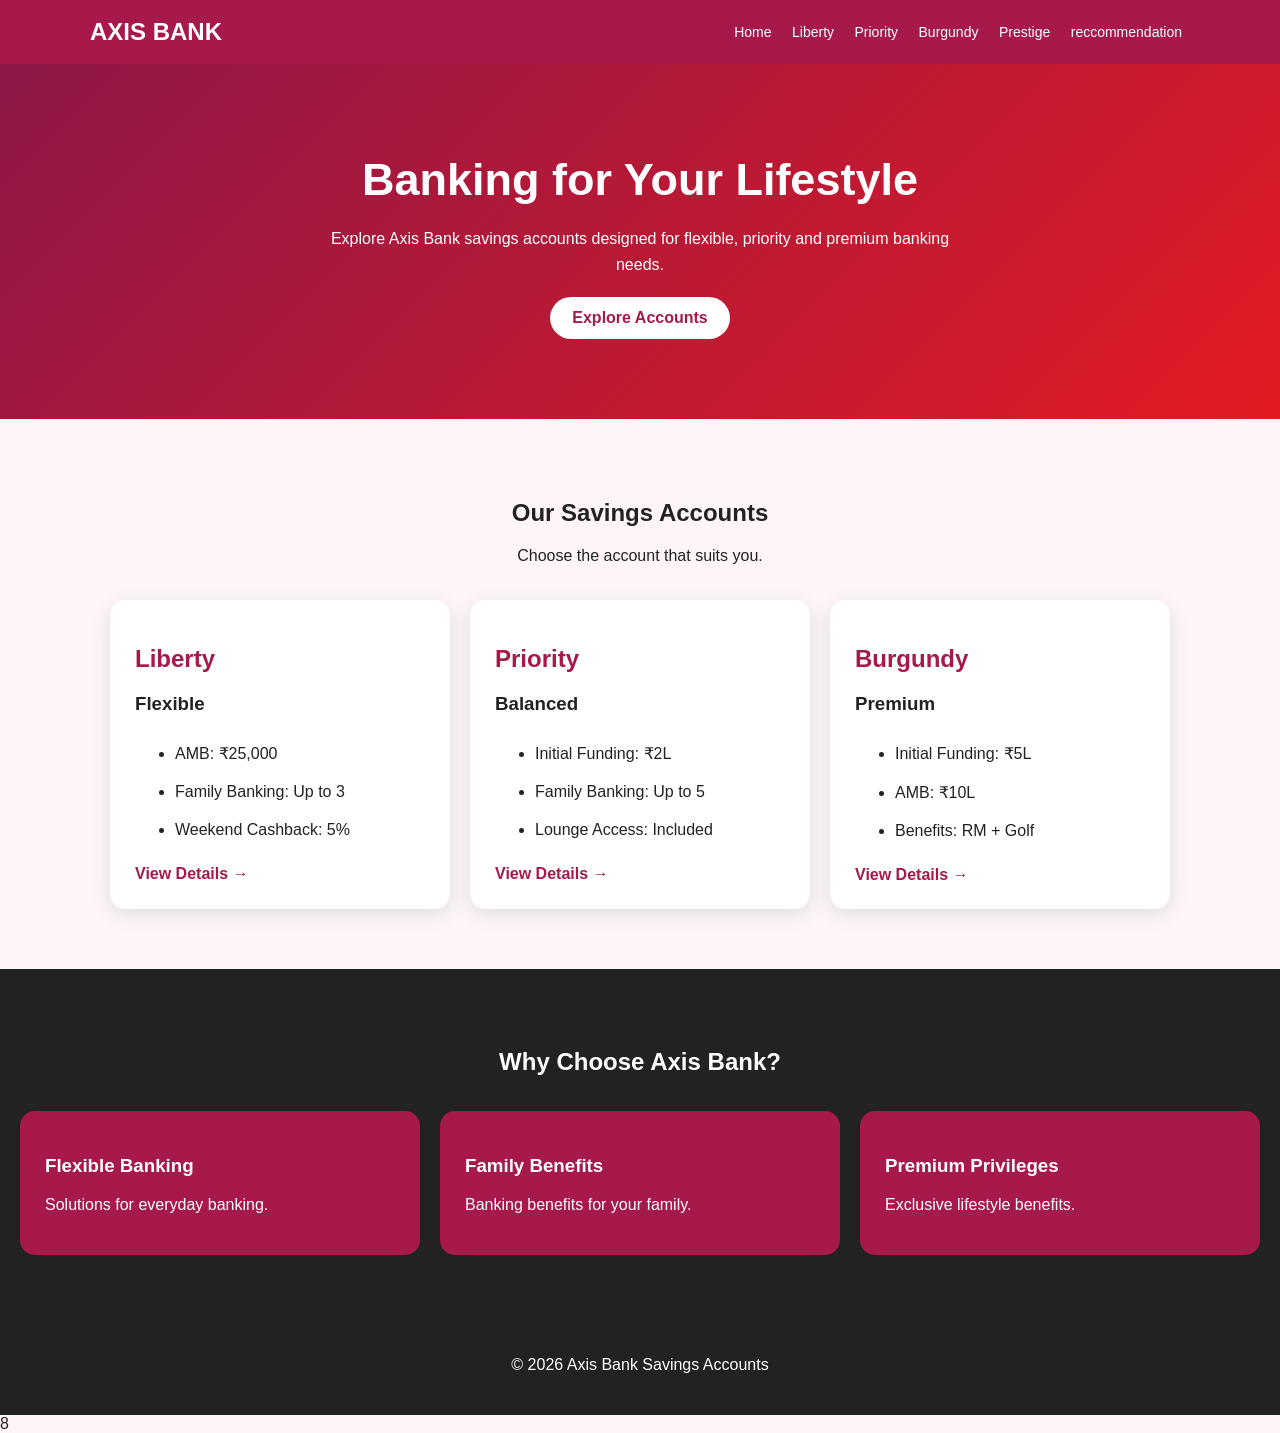
<file: index.html>
<!DOCTYPE html>

<html>
<head>
<title>Axis Bank Savings Accounts</title>

<style>
*{box-sizing:border-box}
body{margin:0;font-family:Arial;background:#fff5f7;color:#222}
header{background:#a7194b;color:white;padding:18px}
nav{max-width:1100px;margin:auto;display:flex;justify-content:space-between;align-items:center}
nav h2{margin:0}
nav a{color:white;text-decoration:none;margin:0 8px;font-size:14px}
.hero{background:linear-gradient(135deg,#8d1748,#e31b23);color:white;text-align:center;padding:80px 20px}
.hero h1{font-size:45px;margin:10px}
.hero p{max-width:650px;margin:20px auto;line-height:1.6}
.btn{display:inline-block;background:white;color:#a7194b;padding:12px 22px;border-radius:25px;text-decoration:none;font-weight:bold}
section{max-width:1100px;margin:auto;padding:60px 20px}
.title{text-align:center;margin-bottom:35px}
.cards{display:flex;gap:20px}
.card{background:white;padding:25px;border-radius:15px;flex:1;box-shadow:0 5px 20px #ddd}
.card h2{color:#a7194b}
.card li{padding:10px 0}
.card a{color:#a7194b;font-weight:bold;text-decoration:none}
.features{display:flex;gap:20px}
.feature{background:#a7194b;color:white;padding:25px;border-radius:15px;flex:1}
footer{background:#222;color:white;text-align:center;padding:25px}

@media(max-width:700px){
.cards,.features{flex-direction:column}
nav{flex-direction:column;gap:12px}
.hero h1{font-size:32px}
}
</style>

</head>

<body>

<header>
<nav>
<h2>AXIS BANK</h2>
<div>
<a href="index.html">Home</a>
<a href="liberty.html">Liberty</a>
<a href="priority.html">Priority</a>
<a href="burgandy.html">Burgundy</a>
<a href="prestige.html">Prestige</a>
<a href="recco.html">reccommendation</a>
</div>
</nav>
</header>

<div class="hero">
<h1>Banking for Your Lifestyle</h1>
<p>
Explore Axis Bank savings accounts designed for flexible,
priority and premium banking needs.
</p>
<a class="btn" href="#accounts">Explore Accounts</a>
</div>

<section id="accounts">

<div class="title">
<h1>Our Savings Accounts</h1>
<p>Choose the account that suits you.</p>
</div>

<div class="cards">

<div class="card">
<h2>Liberty</h2>
<h3>Flexible</h3>
<ul>
<li>AMB: ₹25,000</li>
<li>Family Banking: Up to 3</li>
<li>Weekend Cashback: 5%</li>
</ul>
<a href="liberty.html">View Details →</a>
</div>

<div class="card">
<h2>Priority</h2>
<h3>Balanced</h3>
<ul>
<li>Initial Funding: ₹2L</li>
<li>Family Banking: Up to 5</li>
<li>Lounge Access: Included</li>
</ul>
<a href="priority.html">View Details →</a>
</div>


<div class="card">
<h2>Burgundy</h2>
<h3>Premium</h3>
<ul>
<li>Initial Funding: ₹5L</li>
<li>AMB: ₹10L</li>
<li>Benefits: RM + Golf</li>
</ul>
<a href="burgandy.html">View Details →</a>
</div>

</div>
</section>

<section style="background:#222;color:white;max-width:none">

<div class="title">
<h1>Why Choose Axis Bank?</h1>
</div>

<div class="features">

<div class="feature">
<h3>Flexible Banking</h3>
<p>Solutions for everyday banking.</p>
</div>

<div class="feature">
<h3>Family Benefits</h3>
<p>Banking benefits for your family.</p>
</div>

<div class="feature">
<h3>Premium Privileges</h3>
<p>Exclusive lifestyle benefits.</p>
</div>

</div>
</section>

<footer>
<p>© 2026 Axis Bank Savings Accounts</p>
</footer>

</body>
</html>
8
</file>
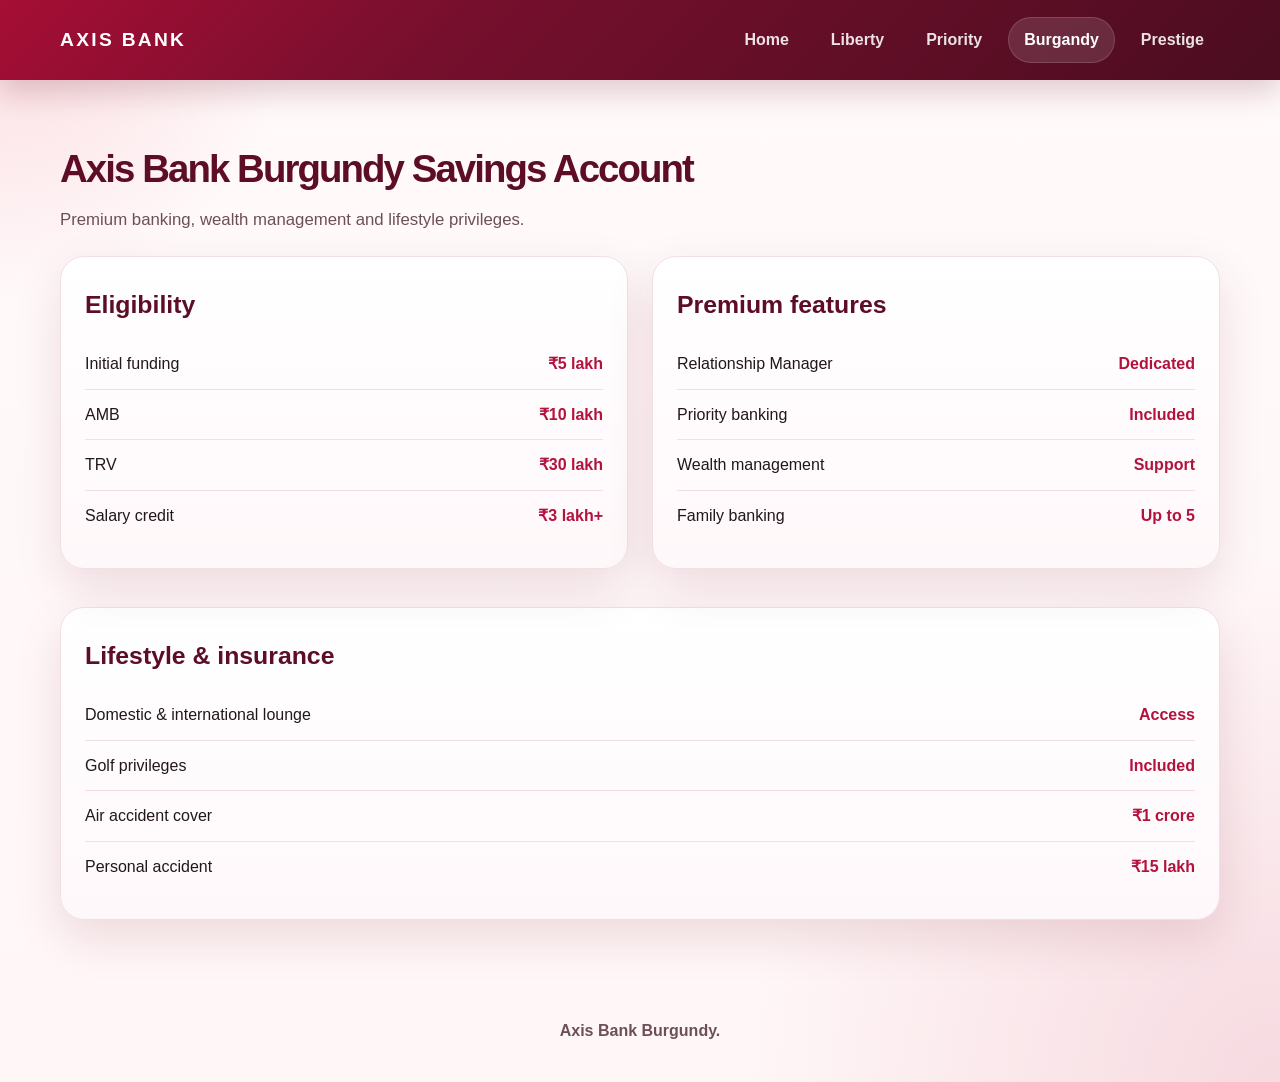
<file: burgandy.html>
<!DOCTYPE html>
<html lang="en">
  <head>
    <meta charset="UTF-8" />
    <meta name="viewport" content="width=device-width, initial-scale=1.0" />
    <title>Burgandy Savings Account</title>
    <link rel="stylesheet" href="styles.css" />
    <script src="script.js" defer></script>
  </head>
  <body>
    <header>
      <div class="container nav">
        <div class="brand">AXIS BANK</div>
        <nav class="nav-links" aria-label="Main Navigation">
          <a href="index.html">Home</a>
          <a href="liberty.html">Liberty</a>
          <a href="priority.html">Priority</a>
          <a href="burgandy.html">Burgandy</a>
          <a href="prestige.html">Prestige</a>
        </nav>
      </div>
    </header>

    <main class="container page">
      <div class="heading">
        <h2>Axis Bank Burgundy Savings Account</h2>
        <p>Premium banking, wealth management and lifestyle privileges.</p>
      </div>

      <div class="two-col">
        <div class="panel">
          <h3>Eligibility</h3>
          <ul class="list">
            <li><span>Initial funding</span><strong>₹5 lakh</strong></li>
            <li><span>AMB</span><strong>₹10 lakh</strong></li>
            <li><span>TRV</span><strong>₹30 lakh</strong></li>
            <li><span>Salary credit</span><strong>₹3 lakh+</strong></li>
          </ul>
        </div>

        <div class="panel">
          <h3>Premium features</h3>
          <ul class="list">
            <li><span>Relationship Manager</span><strong>Dedicated</strong></li>
            <li><span>Priority banking</span><strong>Included</strong></li>
            <li><span>Wealth management</span><strong>Support</strong></li>
            <li><span>Family banking</span><strong>Up to 5</strong></li>
          </ul>
        </div>
      </div>

      <section class="section">
        <div class="panel">
          <h3>Lifestyle & insurance</h3>
          <ul class="list">
            <li><span>Domestic & international lounge</span><strong>Access</strong></li>
            <li><span>Golf privileges</span><strong>Included</strong></li>
            <li><span>Air accident cover</span><strong>₹1 crore</strong></li>
            <li><span>Personal accident</span><strong>₹15 lakh</strong></li>
          </ul>
        </div>
      </section>
    </main>

    <footer class="container footer">Axis Bank Burgundy.</footer>
  </body>
</html>
</file>
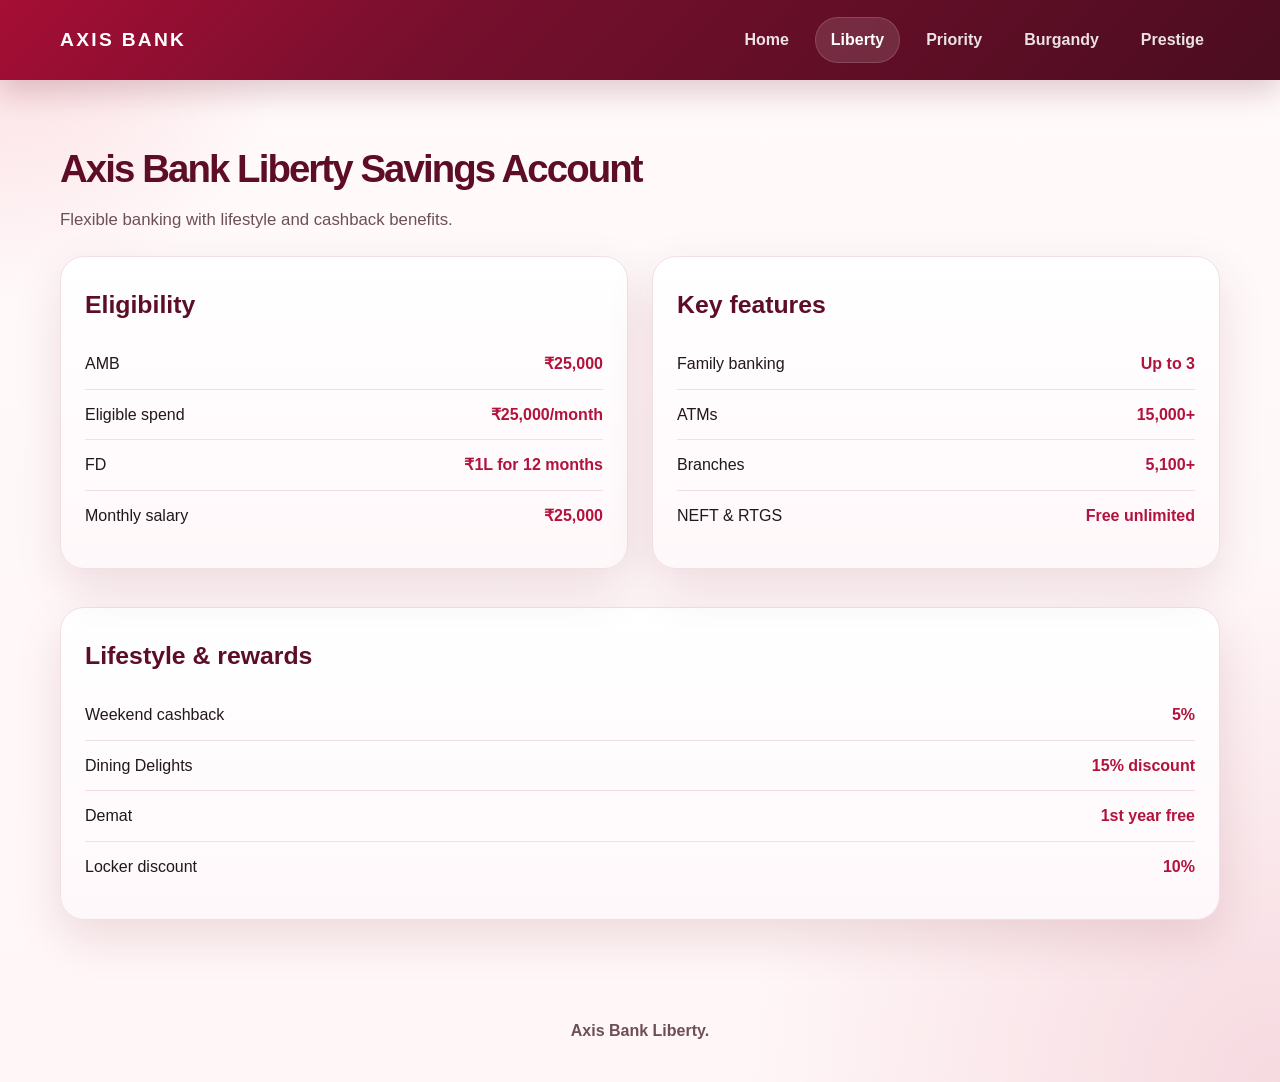
<file: liberty.html>
<!DOCTYPE html>
<html lang="en">
  <head>
    <meta charset="UTF-8" />
    <meta name="viewport" content="width=device-width, initial-scale=1.0" />
    <title>Liberty Savings Account</title>
    <link rel="stylesheet" href="styles.css" />
    <script src="script.js" defer></script>
  </head>
  <body>
    <header>
      <div class="container nav">
        <div class="brand">AXIS BANK</div>
        <nav class="nav-links" aria-label="Main Navigation">
          <a href="index.html">Home</a>
          <a href="liberty.html">Liberty</a>
          <a href="priority.html">Priority</a>
          <a href="burgandy.html">Burgandy</a>
          <a href="prestige.html">Prestige</a>
        </nav>
      </div>
    </header>

    <main class="container page">
      <div class="heading">
        <h2>Axis Bank Liberty Savings Account</h2>
        <p>Flexible banking with lifestyle and cashback benefits.</p>
      </div>

      <div class="two-col">
        <div class="panel">
          <h3>Eligibility</h3>
          <ul class="list">
            <li><span>AMB</span><strong>₹25,000</strong></li>
            <li><span>Eligible spend</span><strong>₹25,000/month</strong></li>
            <li><span>FD</span><strong>₹1L for 12 months</strong></li>
            <li><span>Monthly salary</span><strong>₹25,000</strong></li>
          </ul>
        </div>

        <div class="panel">
          <h3>Key features</h3>
          <ul class="list">
            <li><span>Family banking</span><strong>Up to 3</strong></li>
            <li><span>ATMs</span><strong>15,000+</strong></li>
            <li><span>Branches</span><strong>5,100+</strong></li>
            <li><span>NEFT & RTGS</span><strong>Free unlimited</strong></li>
          </ul>
        </div>
      </div>

      <section class="section">
        <div class="panel">
          <h3>Lifestyle & rewards</h3>
          <ul class="list">
            <li><span>Weekend cashback</span><strong>5%</strong></li>
            <li><span>Dining Delights</span><strong>15% discount</strong></li>
            <li><span>Demat</span><strong>1st year free</strong></li>
            <li><span>Locker discount</span><strong>10%</strong></li>
          </ul>
        </div>
      </section>
    </main>

    <footer class="container footer">Axis Bank Liberty.</footer>
  </body>
</html>
</file>
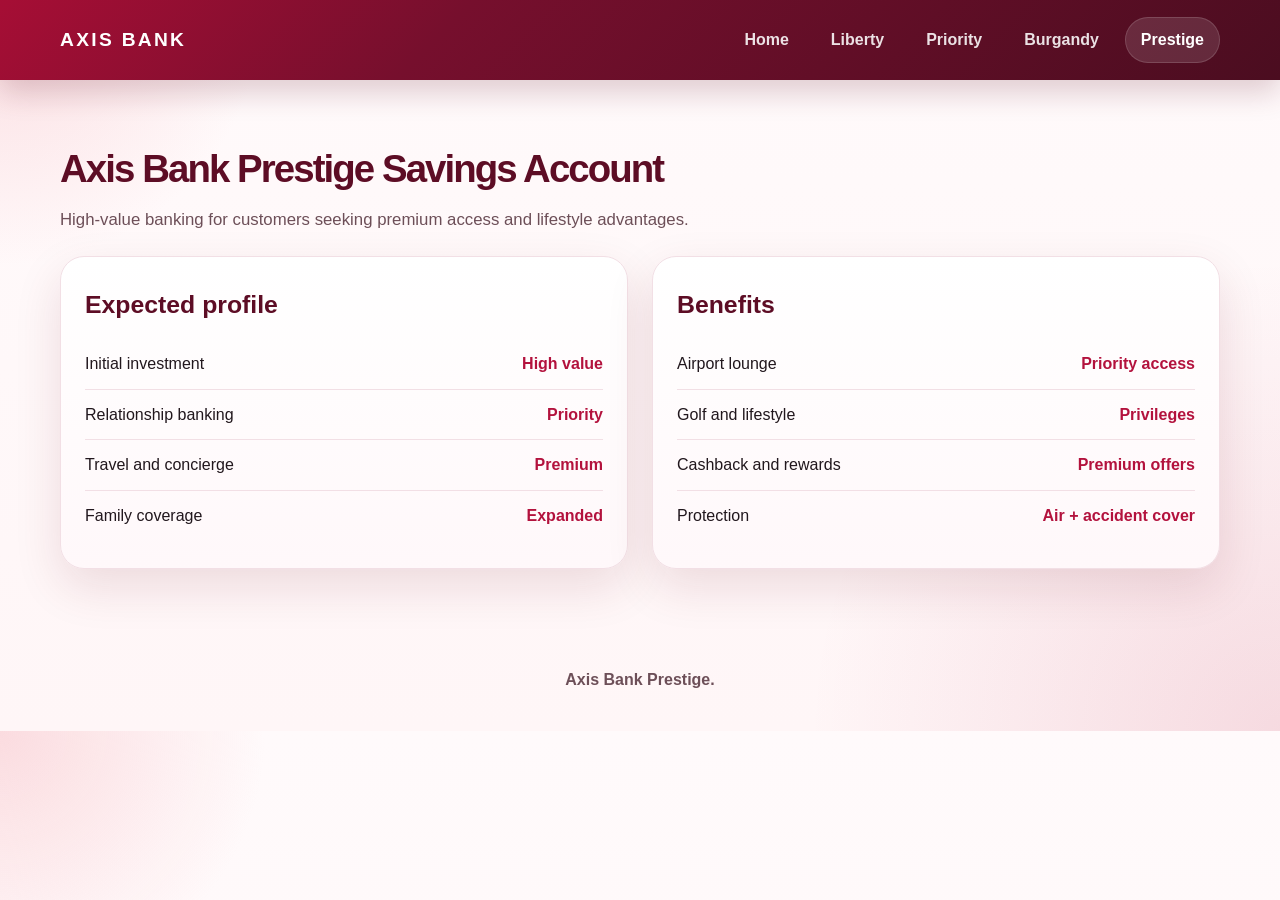
<file: prestige.html>
<!DOCTYPE html>
<html lang="en">
  <head>
    <meta charset="UTF-8" />
    <meta name="viewport" content="width=device-width, initial-scale=1.0" />
    <title>Prestige Savings Account</title>
    <link rel="stylesheet" href="styles.css" />
    <script src="script.js" defer></script>
  </head>
  <body>
    <header>
      <div class="container nav">
        <div class="brand">AXIS BANK</div>
        <nav class="nav-links" aria-label="Main Navigation">
          <a href="index.html">Home</a>
          <a href="liberty.html">Liberty</a>
          <a href="priority.html">Priority</a>
          <a href="burgandy.html">Burgandy</a>
          <a href="prestige.html">Prestige</a>
        </nav>
      </div>
    </header>

    <main class="container page">
      <div class="heading">
        <h2>Axis Bank Prestige Savings Account</h2>
        <p>High-value banking for customers seeking premium access and lifestyle advantages.</p>
      </div>

      <div class="two-col">
        <div class="panel">
          <h3>Expected profile</h3>
          <ul class="list">
            <li><span>Initial investment</span><strong>High value</strong></li>
            <li><span>Relationship banking</span><strong>Priority</strong></li>
            <li><span>Travel and concierge</span><strong>Premium</strong></li>
            <li><span>Family coverage</span><strong>Expanded</strong></li>
          </ul>
        </div>

        <div class="panel">
          <h3>Benefits</h3>
          <ul class="list">
            <li><span>Airport lounge</span><strong>Priority access</strong></li>
            <li><span>Golf and lifestyle</span><strong>Privileges</strong></li>
            <li><span>Cashback and rewards</span><strong>Premium offers</strong></li>
            <li><span>Protection</span><strong>Air + accident cover</strong></li>
          </ul>
        </div>
      </div>
    </main>

    <footer class="container footer">Axis Bank Prestige.</footer>
  </body>
</html>
</file>
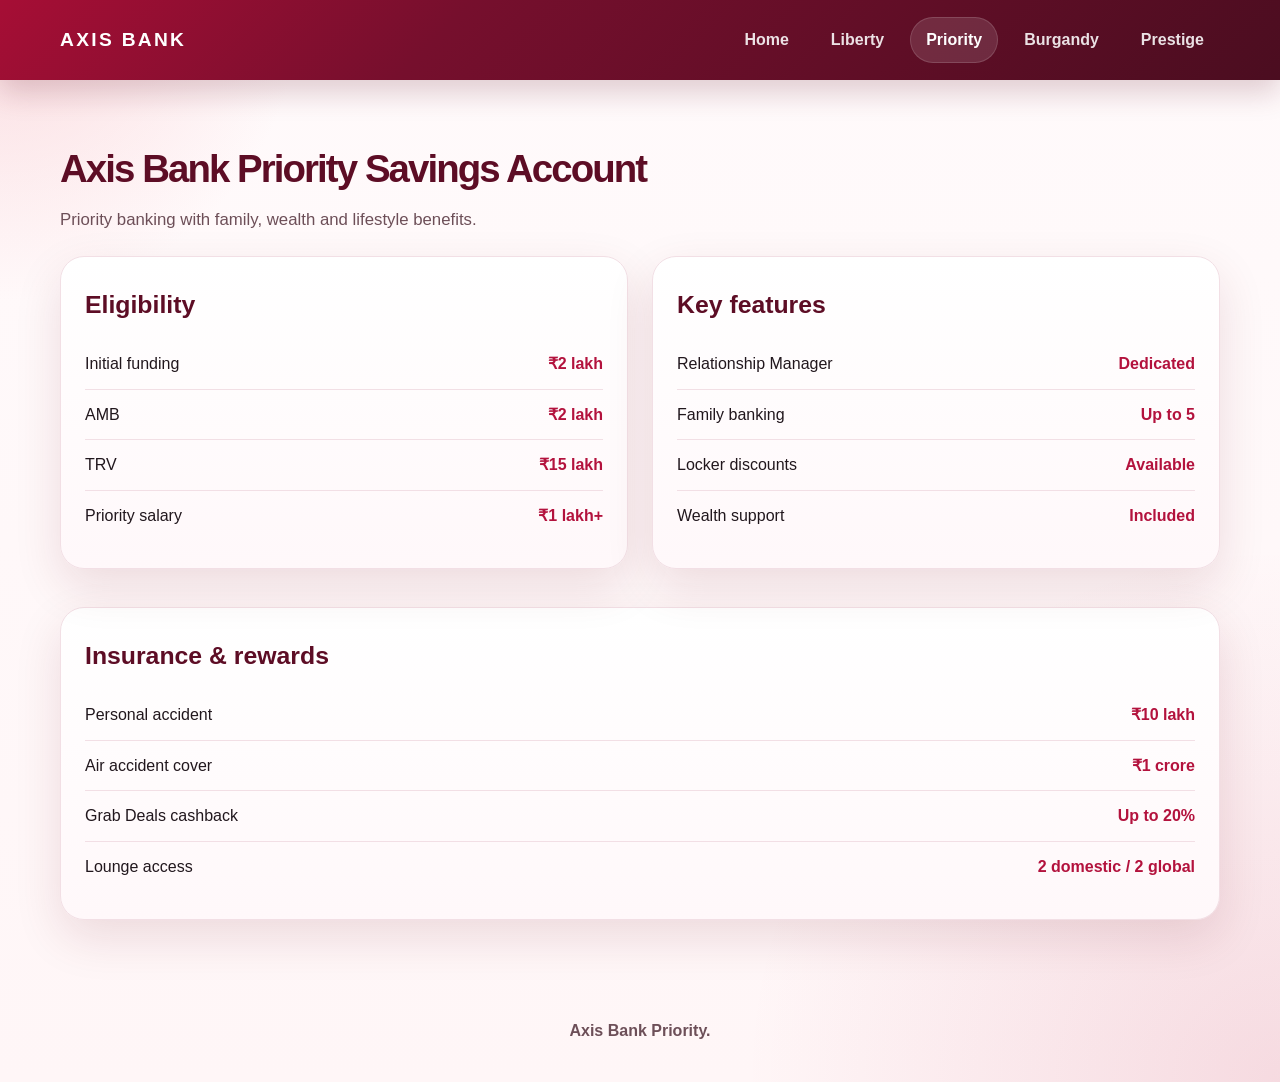
<file: priority.html>
<!DOCTYPE html>
<html lang="en">
  <head>
    <meta charset="UTF-8" />
    <meta name="viewport" content="width=device-width, initial-scale=1.0" />
    <title>Priority Savings Account</title>
    <link rel="stylesheet" href="styles.css" />
    <script src="script.js" defer></script>
  </head>
  <body>
    <header>
      <div class="container nav">
        <div class="brand">AXIS BANK</div>
        <nav class="nav-links" aria-label="Main Navigation">
          <a href="index.html">Home</a>
          <a href="liberty.html">Liberty</a>
          <a href="priority.html">Priority</a>
          <a href="burgandy.html">Burgandy</a>
          <a href="prestige.html">Prestige</a>
        </nav>
      </div>
    </header>

    <main class="container page">
      <div class="heading">
        <h2>Axis Bank Priority Savings Account</h2>
        <p>Priority banking with family, wealth and lifestyle benefits.</p>
      </div>

      <div class="two-col">
        <div class="panel">
          <h3>Eligibility</h3>
          <ul class="list">
            <li><span>Initial funding</span><strong>₹2 lakh</strong></li>
            <li><span>AMB</span><strong>₹2 lakh</strong></li>
            <li><span>TRV</span><strong>₹15 lakh</strong></li>
            <li><span>Priority salary</span><strong>₹1 lakh+</strong></li>
          </ul>
        </div>

        <div class="panel">
          <h3>Key features</h3>
          <ul class="list">
            <li><span>Relationship Manager</span><strong>Dedicated</strong></li>
            <li><span>Family banking</span><strong>Up to 5</strong></li>
            <li><span>Locker discounts</span><strong>Available</strong></li>
            <li><span>Wealth support</span><strong>Included</strong></li>
          </ul>
        </div>
      </div>

      <section class="section">
        <div class="panel">
          <h3>Insurance & rewards</h3>
          <ul class="list">
            <li><span>Personal accident</span><strong>₹10 lakh</strong></li>
            <li><span>Air accident cover</span><strong>₹1 crore</strong></li>
            <li><span>Grab Deals cashback</span><strong>Up to 20%</strong></li>
            <li><span>Lounge access</span><strong>2 domestic / 2 global</strong></li>
          </ul>
        </div>
      </section>
    </main>

    <footer class="container footer">Axis Bank Priority.</footer>
  </body>
</html>
</file>
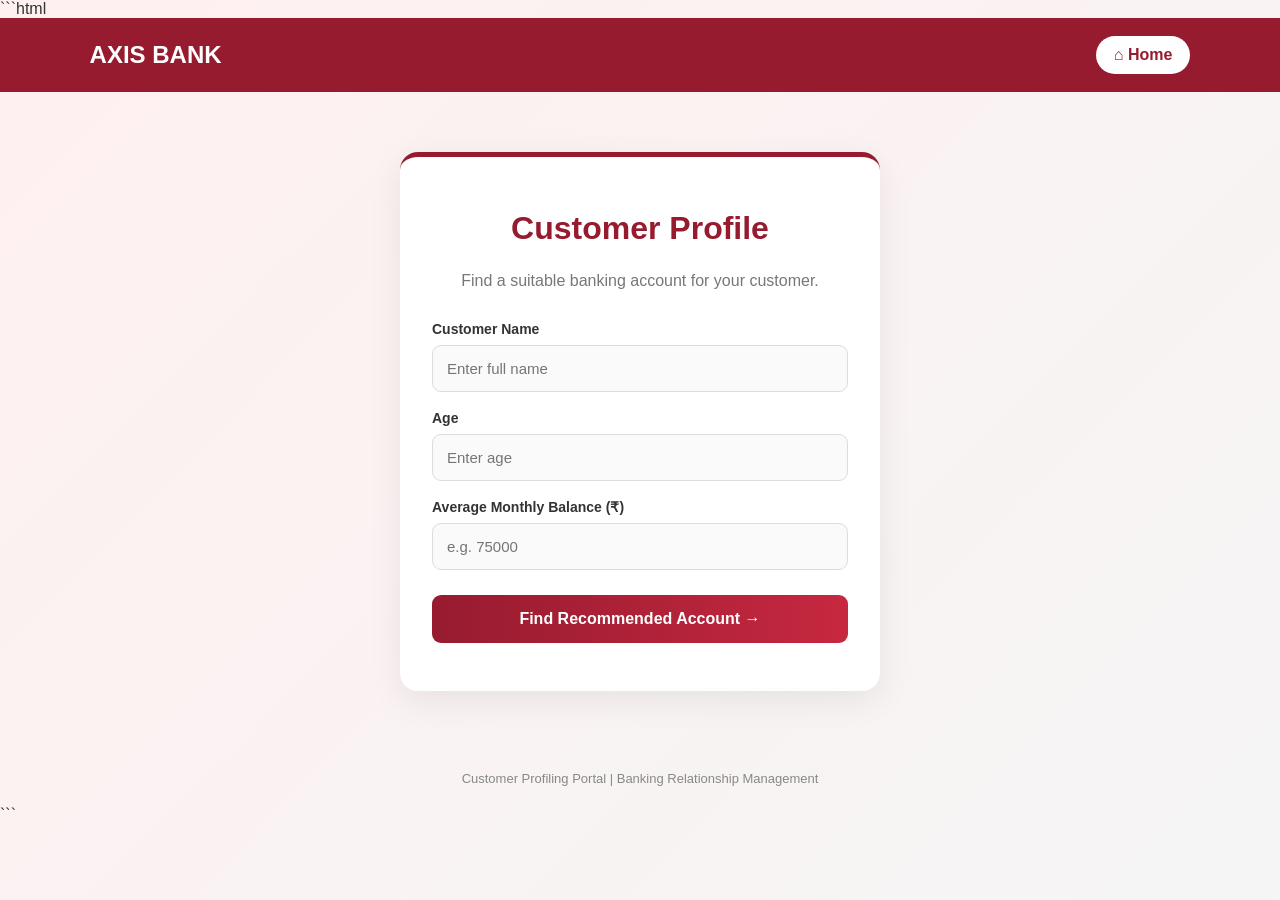
<file: recco.html>
```html
<!DOCTYPE html>
<html lang="en">
<head>
    <meta charset="UTF-8">
    <meta name="viewport" content="width=device-width, initial-scale=1.0">
    <title>Customer Profile | Axis Bank</title>

    <style>
        * {
            box-sizing: border-box;
        }

        body {
            margin: 0;
            font-family: Arial, sans-serif;
            background: linear-gradient(135deg, #fff0f0, #f5f5f5);
            color: #333;
        }

        header {
            background: #971b2f;
            color: white;
            padding: 18px 7%;
            display: flex;
            justify-content: space-between;
            align-items: center;
        }

        header h2 {
            margin: 0;
        }

        .home {
            background: white;
            color: #971b2f;
            padding: 10px 18px;
            text-decoration: none;
            border-radius: 25px;
            font-weight: bold;
        }

        .container {
            max-width: 520px;
            margin: 40px auto;
            padding: 20px;
        }

        .card {
            background: white;
            padding: 32px;
            border-radius: 18px;
            box-shadow: 0 10px 35px #00000012;
            border-top: 5px solid #971b2f;
        }

        h1 {
            color: #971b2f;
            text-align: center;
        }

        .subtitle {
            text-align: center;
            color: #777;
            margin-bottom: 28px;
            line-height: 1.5;
        }

        label {
            display: block;
            margin: 18px 0 8px;
            font-weight: bold;
            font-size: 14px;
        }

        input {
            width: 100%;
            padding: 14px;
            border: 1px solid #ddd;
            border-radius: 9px;
            font-size: 15px;
            background: #fafafa;
        }

        input:focus {
            outline: 2px solid #971b2f;
            border-color: transparent;
        }

        button {
            width: 100%;
            padding: 15px;
            margin-top: 25px;
            border: none;
            border-radius: 9px;
            background: linear-gradient(90deg, #971b2f, #c62840);
            color: white;
            font-size: 16px;
            font-weight: bold;
            cursor: pointer;
        }

        button:hover {
            opacity: 0.9;
        }

        #result {
            display: none;
            margin-top: 25px;
            padding: 22px;
            border-radius: 12px;
            background: #fff3f3;
            border: 1px solid #f0c9cf;
            line-height: 1.8;
            overflow-wrap: anywhere;
        }

        #result h3, .account {
            color: #971b2f;
        }

        .account {
            font-size: 21px;
            font-weight: bold;
        }

        footer {
            text-align: center;
            padding: 20px;
            color: #888;
            font-size: 13px;
        }

        @media (max-width: 500px) {
            header {
                padding: 16px;
            }

            .container {
                margin: 20px auto;
            }

            .card {
                padding: 23px;
            }
        }
    </style>
</head>

<body>

<header>
    <h2>AXIS BANK</h2>
    <a href="index.html" class="home">⌂ Home</a>
</header>

<div class="container">
    <div class="card">

        <h1>Customer Profile</h1>
        <p class="subtitle">
            Find a suitable banking account for your customer.
        </p>

        <form onsubmit="recommend(event)">

            <label for="name">Customer Name</label>
            <input type="text" id="name"
                   placeholder="Enter full name" required>

            <label for="age">Age</label>
            <input type="number" id="age"
                   placeholder="Enter age"
                   min="18" max="120" required>

            <label for="balance">Average Monthly Balance (₹)</label>
            <input type="number" id="balance"
                   placeholder="e.g. 75000"
                   min="0" step="0.01" required>

            <button type="submit">
                Find Recommended Account →
            </button>

        </form>

        <div id="result" aria-live="polite"></div>

    </div>
</div>

<footer>
    Customer Profiling Portal | Banking Relationship Management
</footer>

<script>
function recommend(event) {
    event.preventDefault();

    let name = document.getElementById("name").value.trim();
    let age = Number(document.getElementById("age").value);
    let balance = Number(document.getElementById("balance").value);

    let account;

    if (balance >= 1000000) {
        account = "Burgundy Account";
    } else if (balance >= 200000) {
        account = "Priority Account";
    } else if (balance >= 75000) {
        account = "Prestige Account";
    } else if (balance >= 25000) {
        account = "Liberty Account";
    } else {
        account = "No account recommendation based on the given thresholds";
    }

    document.getElementById("result").style.display = "block";

    document.getElementById("result").innerHTML = `
        <h3>✓ Customer Profile Summary</h3>
        <p><b>Name:</b> ${escapeHTML(name)}</p>
        <p><b>Age:</b> ${age}</p>
        <p><b>Average Monthly Balance:</b>
        ₹${balance.toLocaleString("en-IN")}</p>
        <hr>
        <p><b>Recommended Account</b></p>
        <div class="account">${account}</div>
        <p>Based on your specified balance thresholds.</p>
    `;
}

function escapeHTML(value) {
    return value.replace(/[&<>"']/g, function(char) {
        return {
            "&": "&amp;",
            "<": "&lt;",
            ">": "&gt;",
            '"': "&quot;",
            "'": "&#39;"
        }[char];
    });
}
</script>

</body>
</html>
```
</file>
<file: styles.css>
:root {
  --bg: #fff7f8;
  --surface: #ffffff;
  --surface-alt: #fff0f4;
  --primary: #b3123d;
  --primary-2: #5d0d25;
  --primary-3: #d8456e;
  --gold: #f6c76a;
  --text: #21171d;
  --muted: #6d4f58;
  --line: #f2dfe5;
  --shadow: 0 18px 48px rgba(111, 13, 34, 0.12);
}

* { box-sizing: border-box; }
html, body {
  margin: 0;
  padding: 0;
  font-family: Arial, Helvetica, sans-serif;
  background:
    radial-gradient(circle at top left, rgba(247, 190, 196, 0.50), transparent 18%),
    radial-gradient(circle at bottom right, rgba(181, 18, 61, 0.12), transparent 32%),
    linear-gradient(180deg, #fffafb 0%, #fff6f7 100%);
  color: var(--text);
  line-height: 1.6;
}

a { text-decoration: none; color: inherit; }

.container {
  width: min(1160px, calc(100% - 36px));
  margin: 0 auto;
}

header {
  background: linear-gradient(135deg, #a60e35 0%, #760f2d 35%, #4b0d20 100%);
  color: white;
  box-shadow: 0 12px 30px rgba(93, 13, 37, 0.2);
  position: sticky;
  top: 0;
  z-index: 50;
}

.nav {
  display: flex;
  justify-content: space-between;
  align-items: center;
  min-height: 80px;
  gap: 18px;
}

.brand {
  font-size: 1.2rem;
  font-weight: 900;
  letter-spacing: 0.12em;
  text-transform: uppercase;
  color: #fff;
}

.nav-links {
  display: flex;
  flex-wrap: wrap;
  gap: 10px;
}

.nav-links a {
  color: rgba(255,255,255,0.88);
  padding: 10px 16px;
  border-radius: 999px;
  font-weight: 700;
  transition: all 0.25s ease;
}

.nav-links a:hover,
.nav-links a.active {
  background: rgba(255,255,255,0.12);
  color: white;
  box-shadow: inset 0 0 0 1px rgba(255,255,255,0.14);
}

.page {
  padding: 58px 0 80px;
}

.hero {
  background: linear-gradient(135deg, #ae153f 0%, #c92a55 35%, #741529 100%);
  color: #fff;
  border-radius: 32px;
  box-shadow: var(--shadow);
  padding: 58px 44px;
  position: relative;
  overflow: hidden;
  border: 1px solid rgba(255,255,255,0.12);
}

.hero::before {
  content: "";
  position: absolute;
  top: -90px;
  right: -70px;
  width: 280px;
  height: 280px;
  border-radius: 50%;
  background: rgba(255,255,255,0.08);
}

.hero::after {
  content: "";
  position: absolute;
  bottom: -120px;
  left: 56%;
  width: 300px;
  height: 300px;
  border-radius: 50%;
  background: rgba(255,255,255,0.05);
}

.hero h1 {
  position: relative;
  z-index: 1;
  margin: 0 0 14px;
  font-size: clamp(2.5rem, 4vw, 4.2rem);
  line-height: 1.04;
  letter-spacing: -0.06em;
}

.hero p {
  position: relative;
  z-index: 1;
  margin: 0;
  max-width: 720px;
  color: rgba(255,255,255,0.86);
  font-size: 1.1rem;
}

.section {
  margin-top: 38px;
}

.heading {
  margin-bottom: 22px;
}

.heading h2 {
  margin: 0 0 8px;
  font-size: clamp(1.9rem, 3vw, 2.9rem);
  letter-spacing: -0.05em;
  color: var(--primary-2);
}

.heading p {
  margin: 0;
  color: var(--muted);
  font-size: 1.05rem;
}

.grid {
  display: grid;
  grid-template-columns: repeat(3, minmax(0, 1fr));
  gap: 24px;
}

.card {
  background: var(--surface);
  border: 1px solid var(--line);
  border-radius: 26px;
  box-shadow: var(--shadow);
  overflow: hidden;
  transition: transform 0.22s ease, box-shadow 0.22s ease;
}

.card:hover {
  transform: translateY(-6px);
  box-shadow: 0 24px 60px rgba(111, 13, 34, 0.14);
}

.card-header {
  background: linear-gradient(180deg, #fff9fa 0%, #fff3f6 100%);
  padding: 22px 22px 12px;
  border-bottom: 1px solid var(--line);
}

.badge {
  display: inline-block;
  padding: 7px 12px;
  border-radius: 999px;
  font-size: 0.72rem;
  font-weight: 800;
  letter-spacing: 0.08em;
  text-transform: uppercase;
}

.badge.liberty { background: #eaf4ff; color: #0d5ea7; }
.badge.priority { background: #fff0d1; color: #9b6200; }
.badge.burgandy { background: #f9e1eb; color: #8d1c47; }
.badge.prestige { background: #f0ebff; color: #5c3bbb; }

.card h3 {
  margin: 16px 0 0;
  font-size: 2rem;
  letter-spacing: -0.05em;
  color: var(--primary-2);
}

.card-body {
  padding: 20px 22px 24px;
}

.card-body ul,
.list,
.compare-table {
  margin: 0;
  padding: 0;
  list-style: none;
}

.card-body li,
.list li {
  display: flex;
  justify-content: space-between;
  gap: 12px;
  padding: 12px 0;
  border-top: 1px solid var(--line);
  color: var(--text);
}

.card-body li:first-child,
.list li:first-child {
  border-top: 0;
}

.card-body strong,
.list strong {
  color: var(--primary);
  font-weight: 800;
}

.two-col {
  display: grid;
  grid-template-columns: 1fr 1fr;
  gap: 24px;
}

.panel {
  background: linear-gradient(180deg, #ffffff 0%, #fff8fa 100%);
  border: 1px solid var(--line);
  border-radius: 24px;
  padding: 28px 24px;
  box-shadow: var(--shadow);
}

.panel h3 {
  margin-top: 0;
  margin-bottom: 14px;
  font-size: 1.55rem;
  color: var(--primary-2);
}

.panel p {
  margin-top: 0;
  color: var(--muted);
}

.compare-table {
  width: 100%;
  border-collapse: collapse;
  background: var(--surface);
  border: 1px solid var(--line);
  box-shadow: var(--shadow);
  border-radius: 20px;
  overflow: hidden;
}

.compare-table th,
.compare-table td {
  border-bottom: 1px solid var(--line);
  padding: 15px 16px;
  text-align: left;
}

.compare-table th {
  background: linear-gradient(180deg, #fff2f6 0%, #fffafc 100%);
  color: var(--primary);
  font-weight: 800;
}

.compare-table tr:last-child td {
  border-bottom: 0;
}

.footer {
  padding: 18px 0 38px;
  color: var(--muted);
  text-align: center;
  font-weight: 600;
}

@media (max-width: 760px) {
  .nav {
    flex-direction: column;
    justify-content: center;
    padding: 16px 0;
  }

  .nav-links {
    justify-content: center;
  }

  .grid,
  .two-col {
    grid-template-columns: 1fr;
  }

  .hero {
    padding: 32px 24px;
  }
}
</file>
